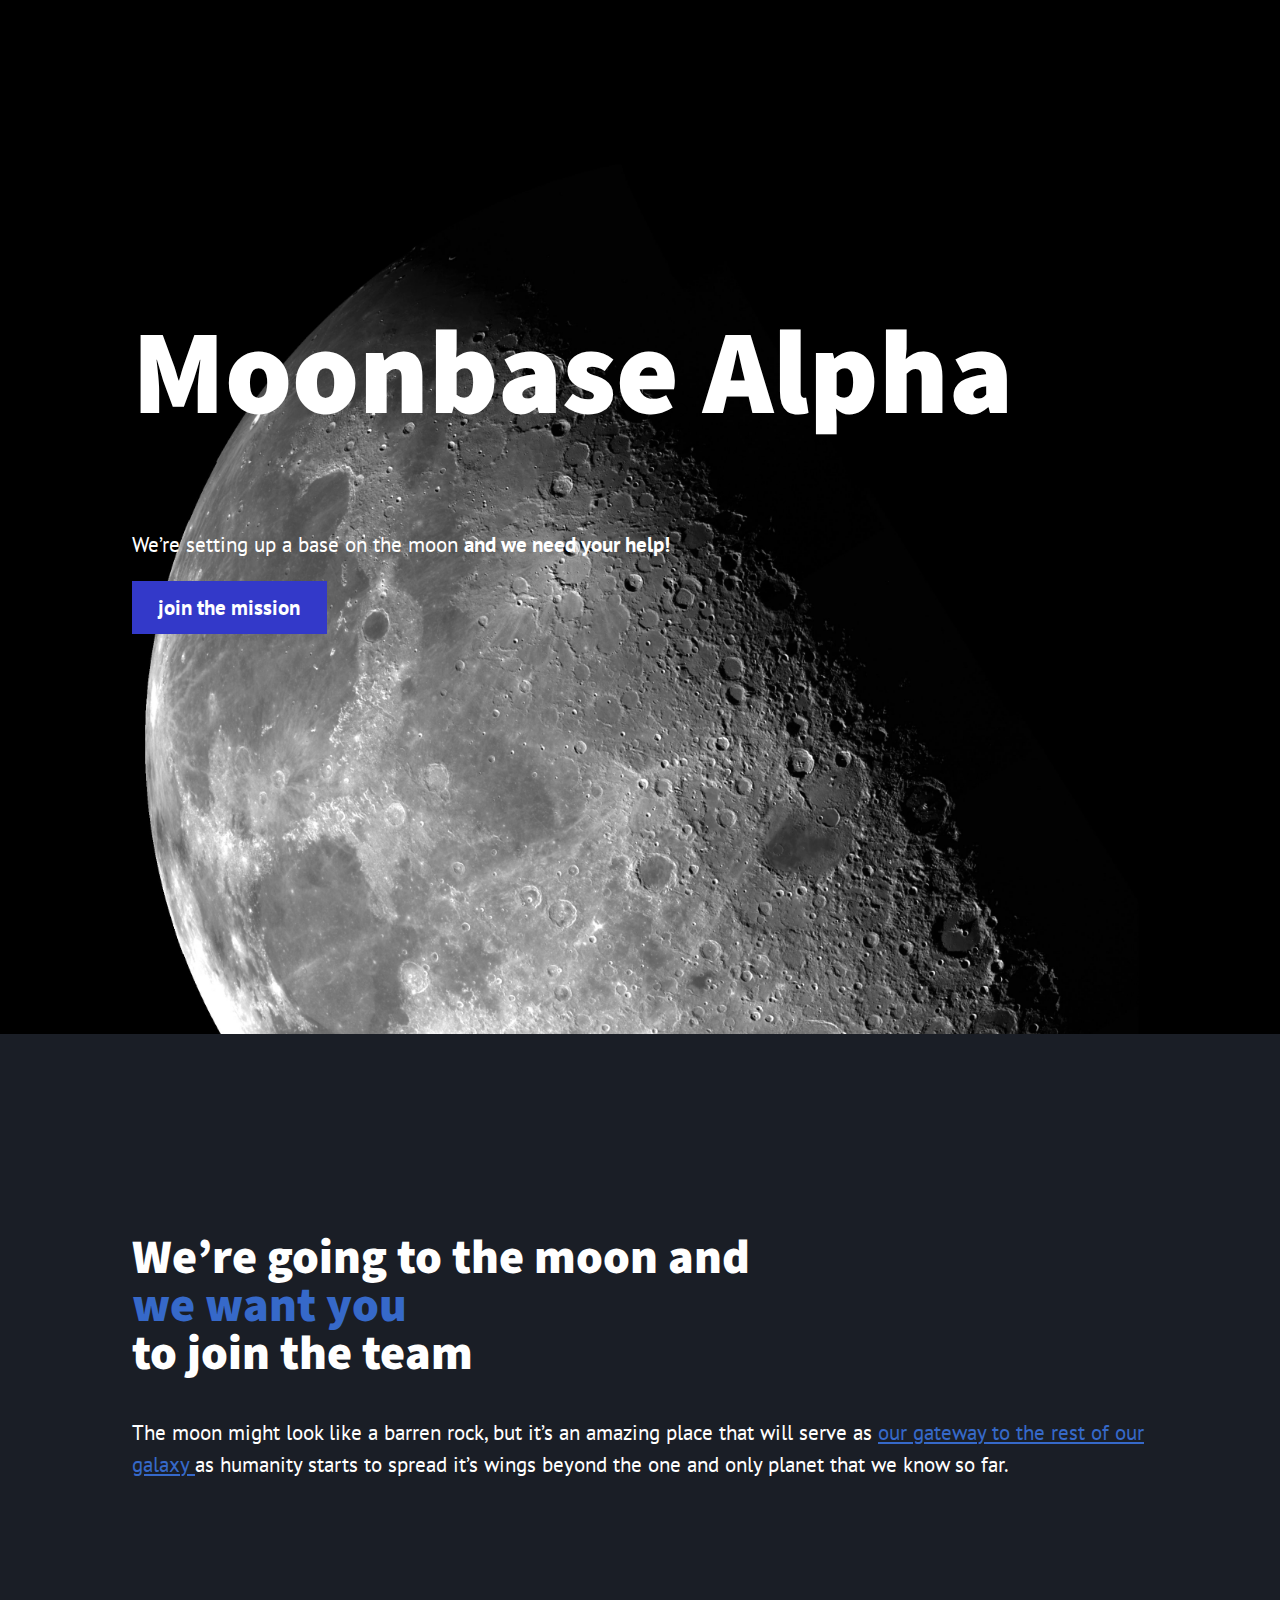
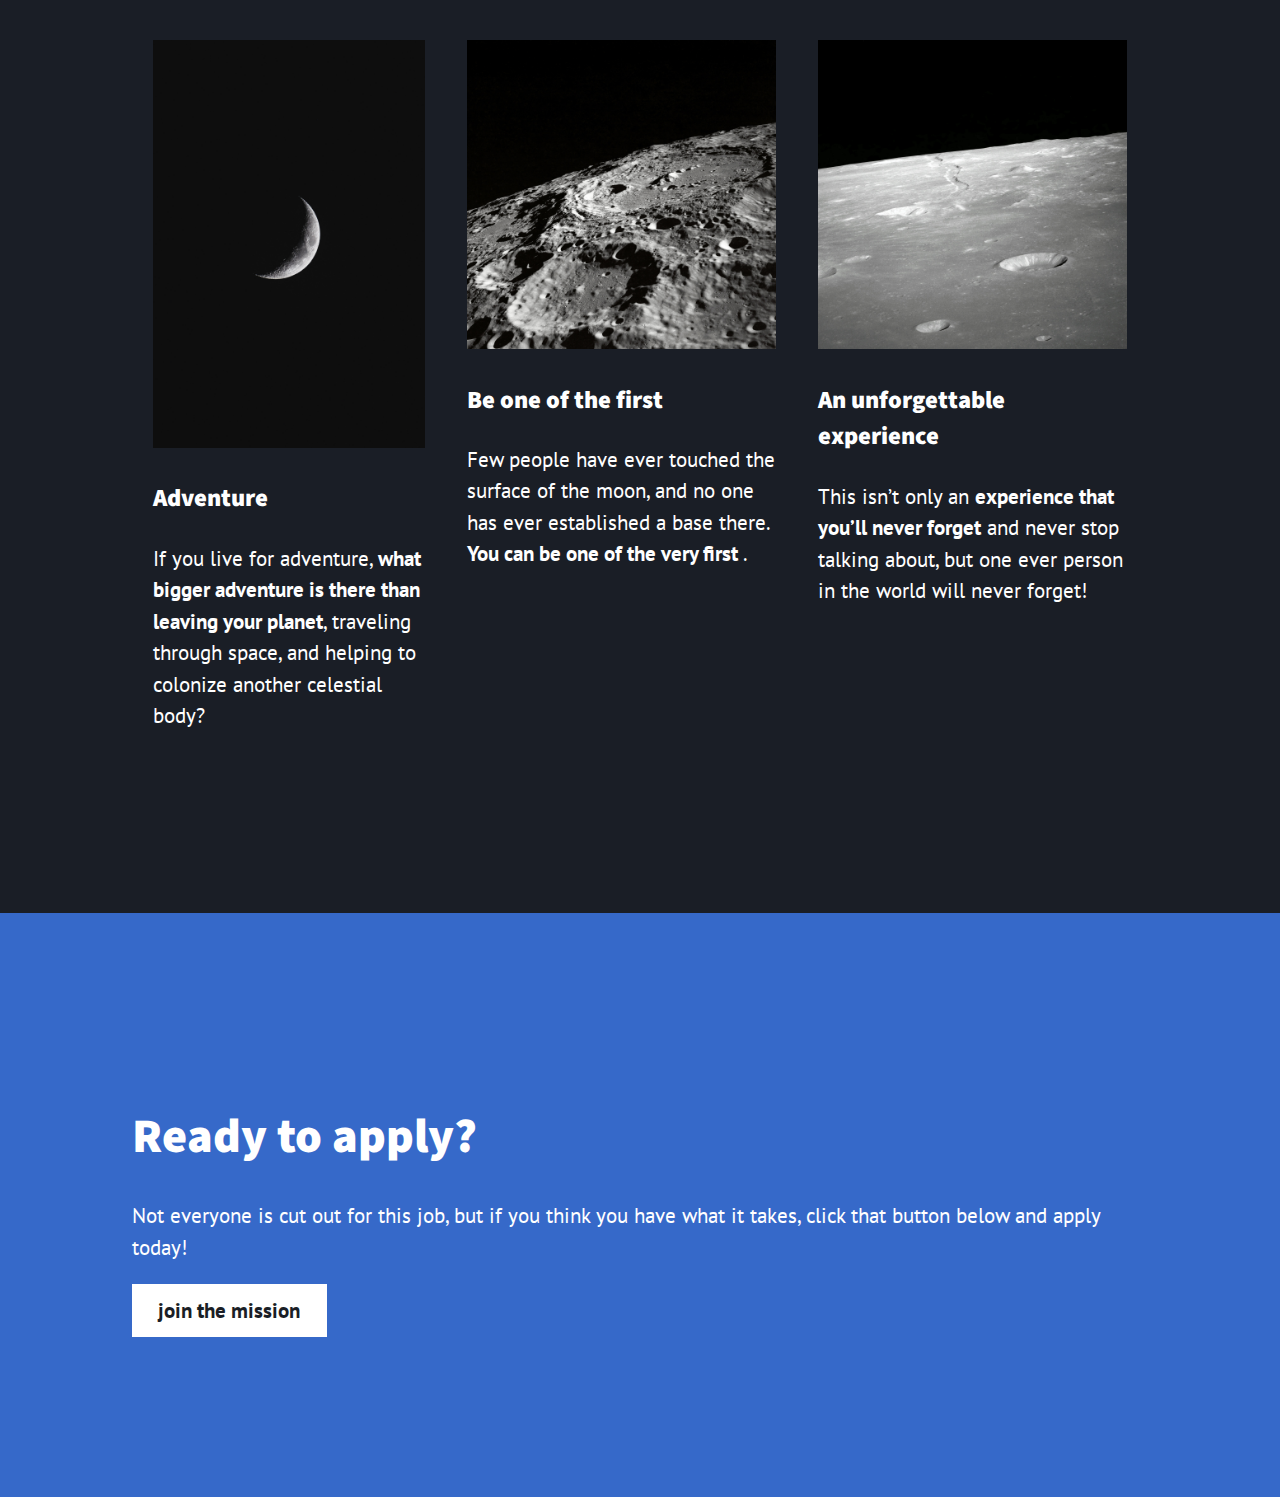
<file: index.html>
<!DOCTYPE html>
<html lang="en">
<head>
  <meta charset="UTF-8">
  <meta name="viewport" content="width=device-width, initial-scale=1.0">
  <title>Moonbase Alpha</title>
  <link rel="preconnect" href="https://fonts.gstatic.com">
    <link href="https://fonts.googleapis.com/css2?family=PT+Sans:ital,wght@0,400;0,700;1,400&family=Source+Sans+Pro:wght@900&display=swap" rel="stylesheet">
    <link href="assets/index.css" rel="stylesheet">
</head>
<body>
  <header class="hero">
    <div class="container">
        <h1>Moonbase Alpha</h1>
        <p>We’re setting up a base on the moon <strong>and we need your help!</strong></p>
        <a href="mission.html" class="btn">join the mission</a>
    </div>
  </header>

  <section>
      <div class="container">
    <h2>We’re going to the moon and <span class="text-accent">we want you</span> to join the team</h2>
    <p>The moon might look like a barren rock, but it’s an amazing place that will serve as <a href="#">
        our gateway to the rest of
        our galaxy
      </a> as humanity starts to spread it’s wings beyond the one and only planet that we know so far.</p>

    <div class="split extra-space">
      <div class="col">
          <img src="assets/images/moon-1.jpg" alt='astronaught floating in space'>
        <h3>Adventure</h3>
        <p>If you live for adventure, <strong>what bigger adventure is there than leaving your planet</strong>,
          traveling through
          space, and helping to colonize another celestial body?</p>
      </div>
      <div class="col">
                    <img src="assets/images/moon-2.jpg" alt='view from inside space capsule looking back at earth'>

          <h3>Be one of the first</h3>
        <p>Few people have ever touched the surface of the moon, and no one has ever established a base there. <strong>
            You can
            be one of the very first
          </strong>.</p>
      </div>
      <div class="col">
                    <img src="assets/images/moon-3.jpg" alt='astronaught standing on the moon'>

          <h3>An unforgettable experience</h3>
        <p>This isn’t only an <strong>experience that you’ll never forget</strong> and never stop talking about, but one
          ever person in
          the world will never forget!</p>
      </div>
    </div>
    </div>
  </section>

  <section class="accent-bg">
      <div class="container">
    <h2>Ready to apply?</h2>
    <p>Not everyone is cut out for this job, but if you think you have what it takes, click that button below and apply
      today!</p>
    <a href="mission.html" class="btn">join the mission</a>
    </div>
  </section> 
</body>

</html>
</file>
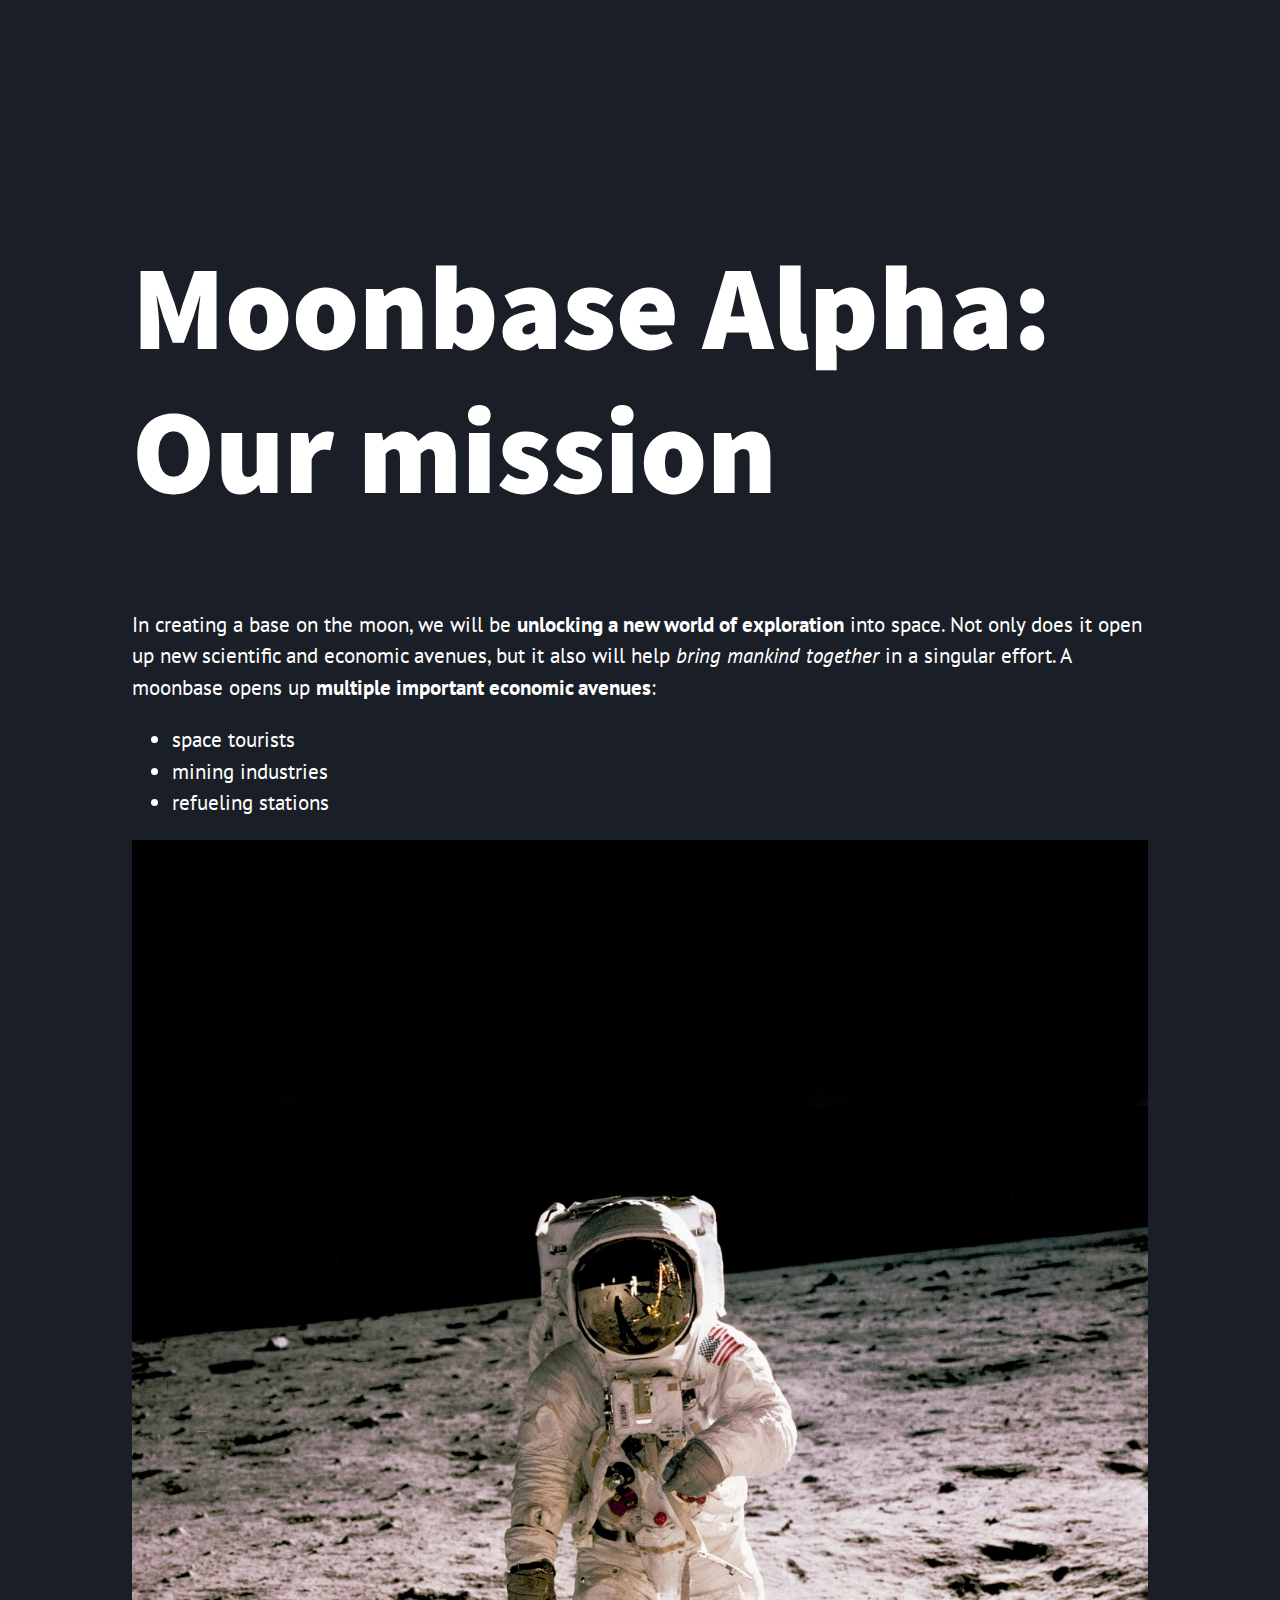
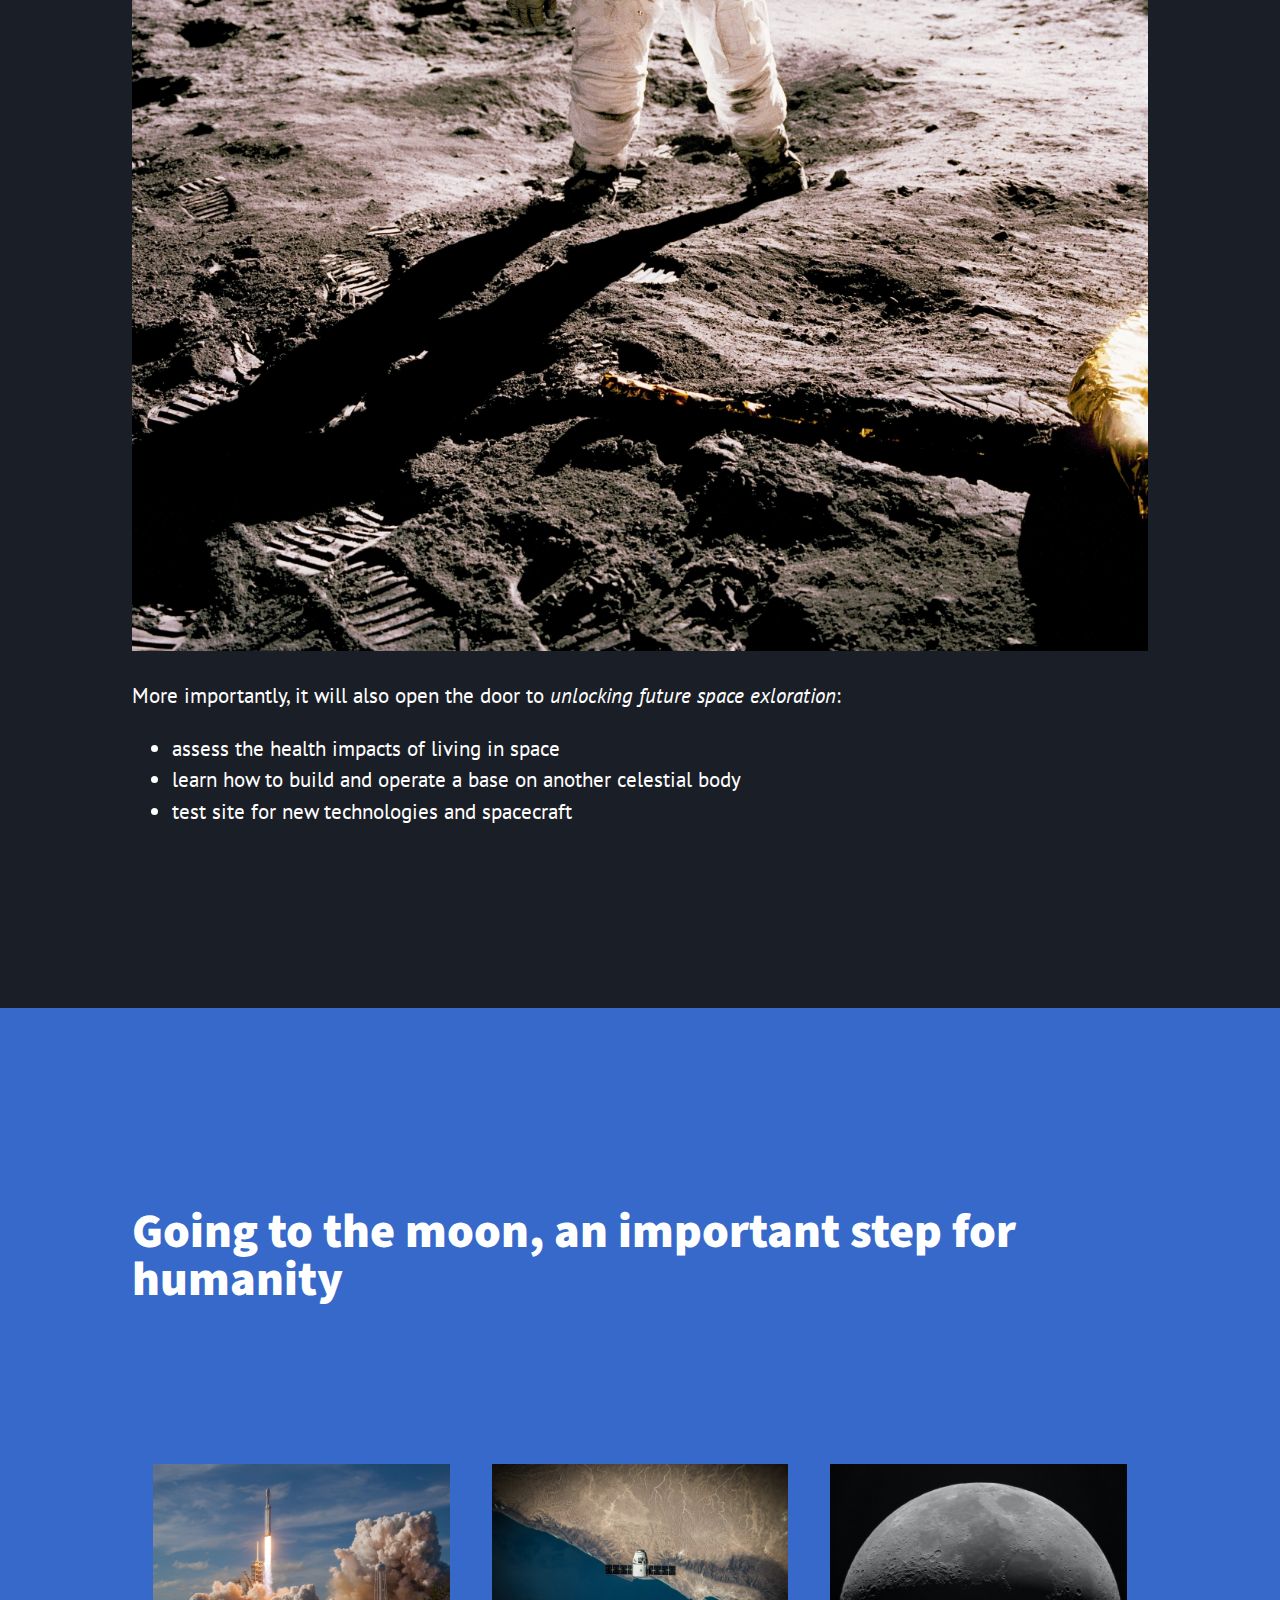
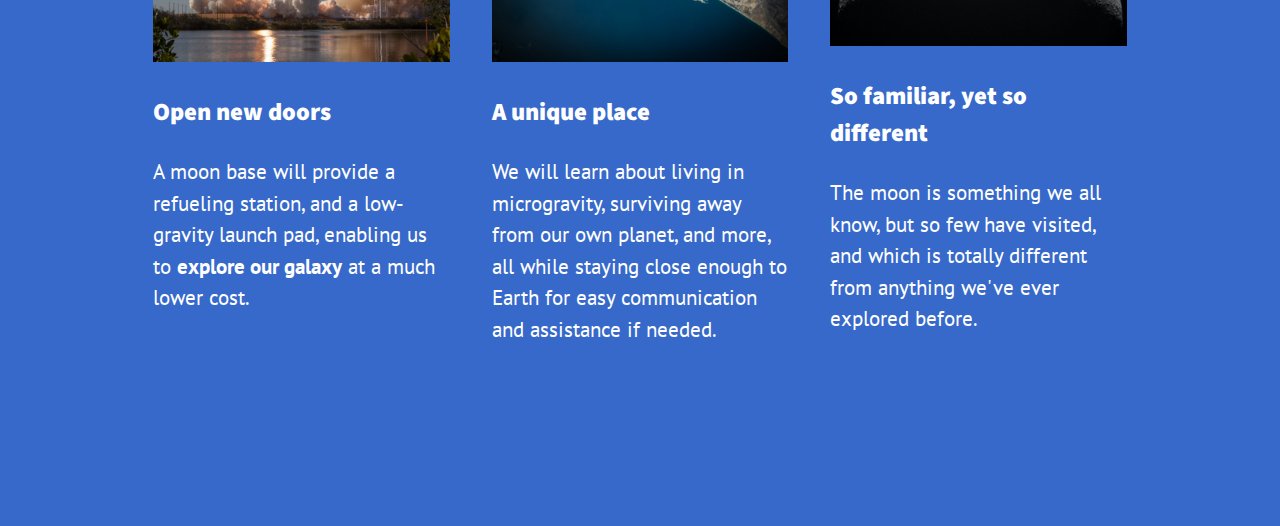
<file: mission.html>
<!DOCTYPE html>
<html lang="en">
<head>
    <meta charset="UTF-8">
    <meta http-equiv="X-UA-Compatible" content="IE=edge">
    <meta name="viewport" content="width=device-width, initial-scale=1.0">
    <title>Moonbase Alpha</title>
    <link rel="preconnect" href="https://fonts.gstatic.com">
    <link href="https://fonts.googleapis.com/css2?family=PT+Sans:ital,wght@0,400;0,700;1,400&family=Source+Sans+Pro:wght@900&display=swap" rel="stylesheet">
    <link href="assets/index.css" rel="stylesheet">
</head>

<body>

<header>
    <div class="container">
        <h1> Moonbase Alpha: Our mission</h1>
        In creating a base on the moon, we will be <strong>unlocking a new world of exploration</strong> into space. Not only does it open up new scientific and economic avenues, but it also will help <em>bring mankind together</em> in a singular effort.
        A moonbase opens up <strong>multiple important economic avenues</strong>:

        <ul>
            <li>space tourists</li>
            <li>mining industries</li>
            <li>refueling stations</li>
        </ul>

        <img src="assets/images/astro.jpg" alt='an astronaut standing on the moon'>

        <p>More importantly, it will also open the door to <em>unlocking future space exloration</em>:</p>
        <ul>
            <li>assess the health impacts of living in space</li>
            <li> learn how to build and operate a base on another celestial body</li>
            <li>test site for new technologies and spacecraft</li>
        </ul>
    </div>
</header>

<section class="accent-bg">
    <div class="container">
        <h2>Going to the moon, an important step for humanity</h2>
        <div class="split extra-space">
            <div class="col">
                <img src="assets/images/space-ship.jpg" alt="spaceship flying into space">
                <h3>Open new doors</h3>
                <p>A moon base will provide a refueling station, and a low-gravity launch pad, enabling us to <strong>explore our galaxy</strong> at a much lower cost.</p>
            </div>
            <div class="col">
                <img src="assets/images/earth-from-space.jpg" alt="view of earth from the moons surface">

                <h3>A unique place</h3>
                <p>We will learn about living in microgravity, surviving away from our own planet, and more, all while staying close enough to Earth for easy communication and assistance if needed.</p>   
            </div>
            <div class="col">
                <img src="assets/images/the-moon.jpg" alt="the moon">
                <h3>So familiar, yet so different</h3>
                <p>The moon is something we all know, but so few have visited, and which is totally different from anything we've ever explored before.</p>
            </div>
        </div>
    </div>
</section>
    
</body>
</html>
</file>
<file: assets/index.css>
:root {
    --main-color: #3669c9;
}

* {
    box-sizing: border-box;
}

html, body {
    margin: 0;
    padding: 0;
}

img {
    max-width: 100%;
}

body {
    font-family: 'PT Sans', sans-serif;
    font-size: 21px;
    line-height: 1.5;
    background: #1A1E26;
    color: #fff;
}

h1, h2, h3 {
    font-family: 'Source Sans Pro', sans-serif;
    font-weight: 900;
}

h1 {
    font-size: 120px;
    line-height: 1.2;
}
h2 {
    font-size: 48px;
    line-height: 1;
}
h2 span {
    display: block;
}

a {
    color: var(--main-color);
}

a:hover, a:focus {
    color: #fff;
}

.text-accent {
    color: var(--main-color);
}

.container {
    margin: 0 auto;
    max-width: 1100px;
    padding: 0 2em;
}

.split {
    display: flex;
}

.col {
    margin: 0 1em
}

.btn {
    display: inline-block;
    padding: 0.5em 1.25em;
    color: inherit;
    text-decoration: none;
    text-transform: none;
    font-weight: 700;
    background-color: #3339C9
}

.hero {
    text-align: left;
    padding: 14rem 0 25rem;
    background-image: url(images/moon.jpg);
    background-size: cover;
}

header, section {
    padding: 10rem 0;
}

.accent-bg {
    background-color: var(--main-color);
}

.accent-bg .btn {
    background-color: #fff;
    color: #1A1E26;
}

.accent-bg .btn:hover {
    background-color: #1A1E26;
    color: #fff; 
}

.extra-space {
    margin-top: 10rem;
}
</file>
